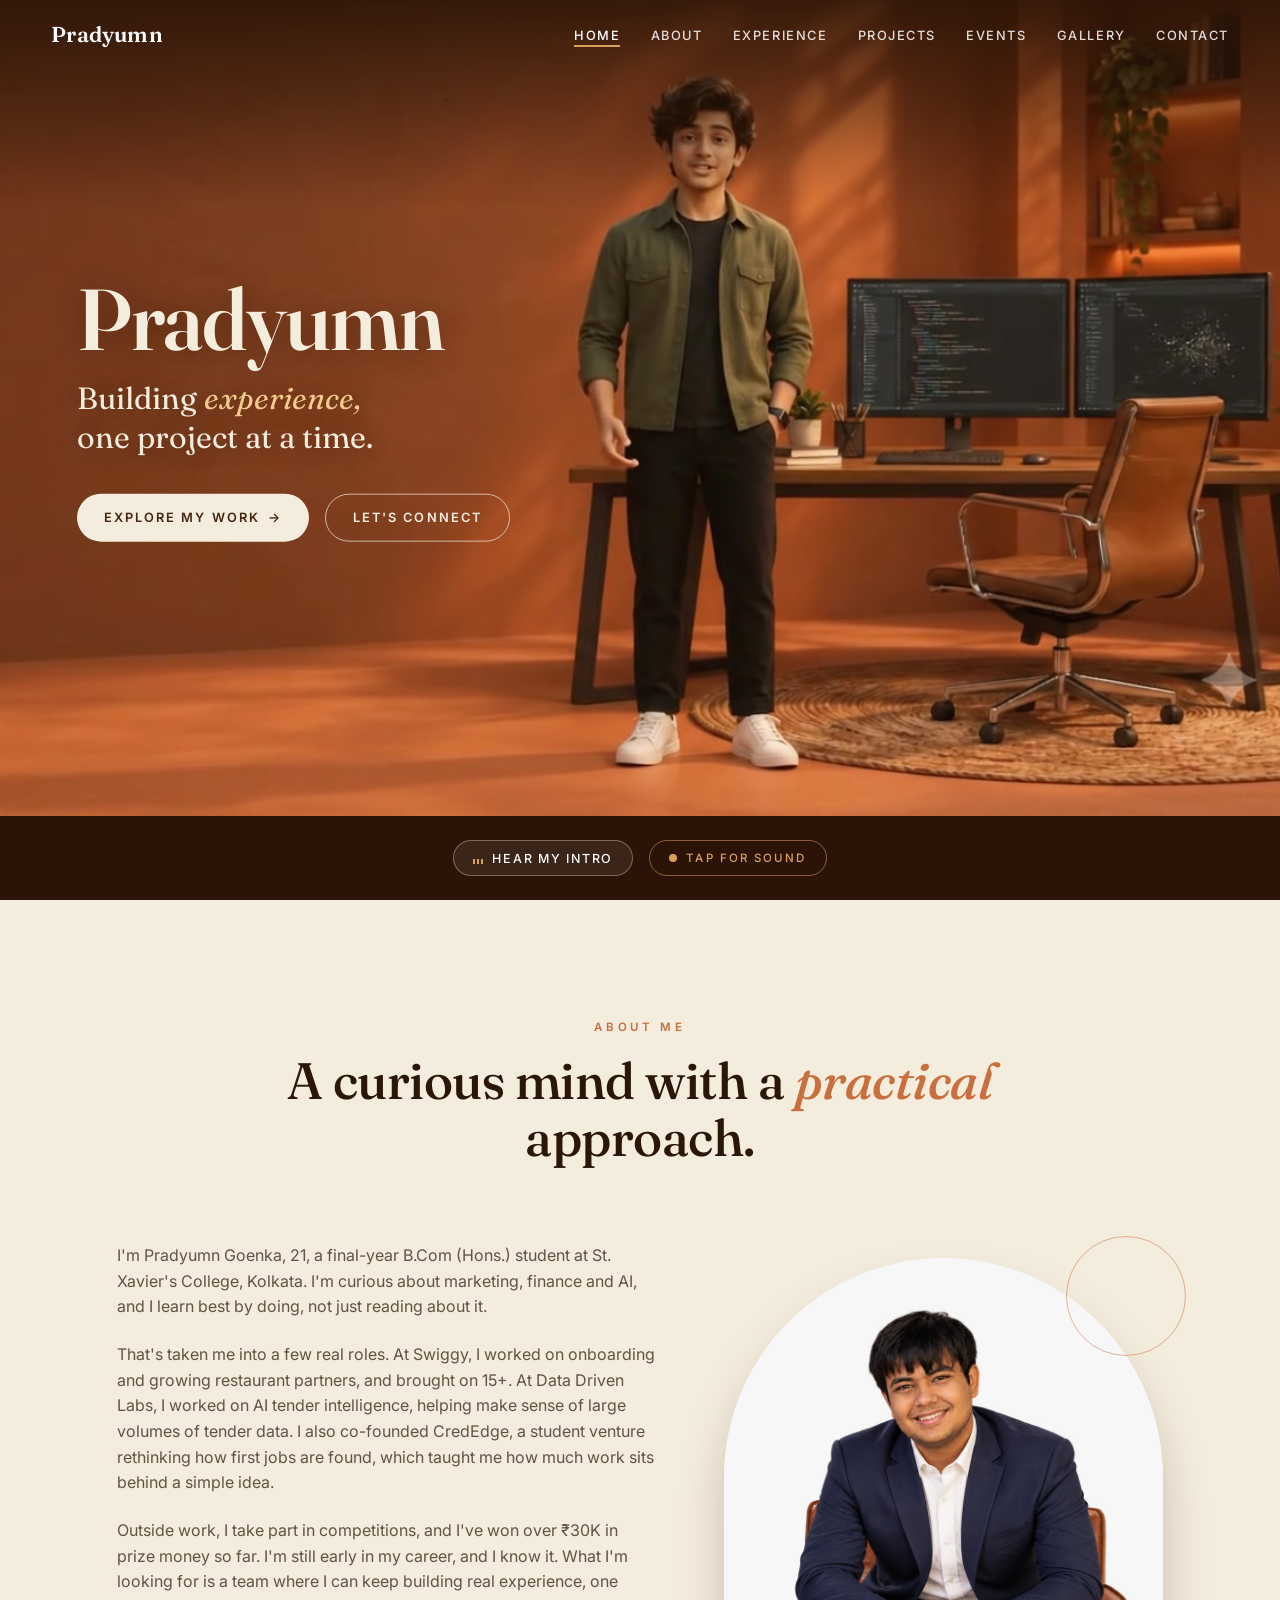
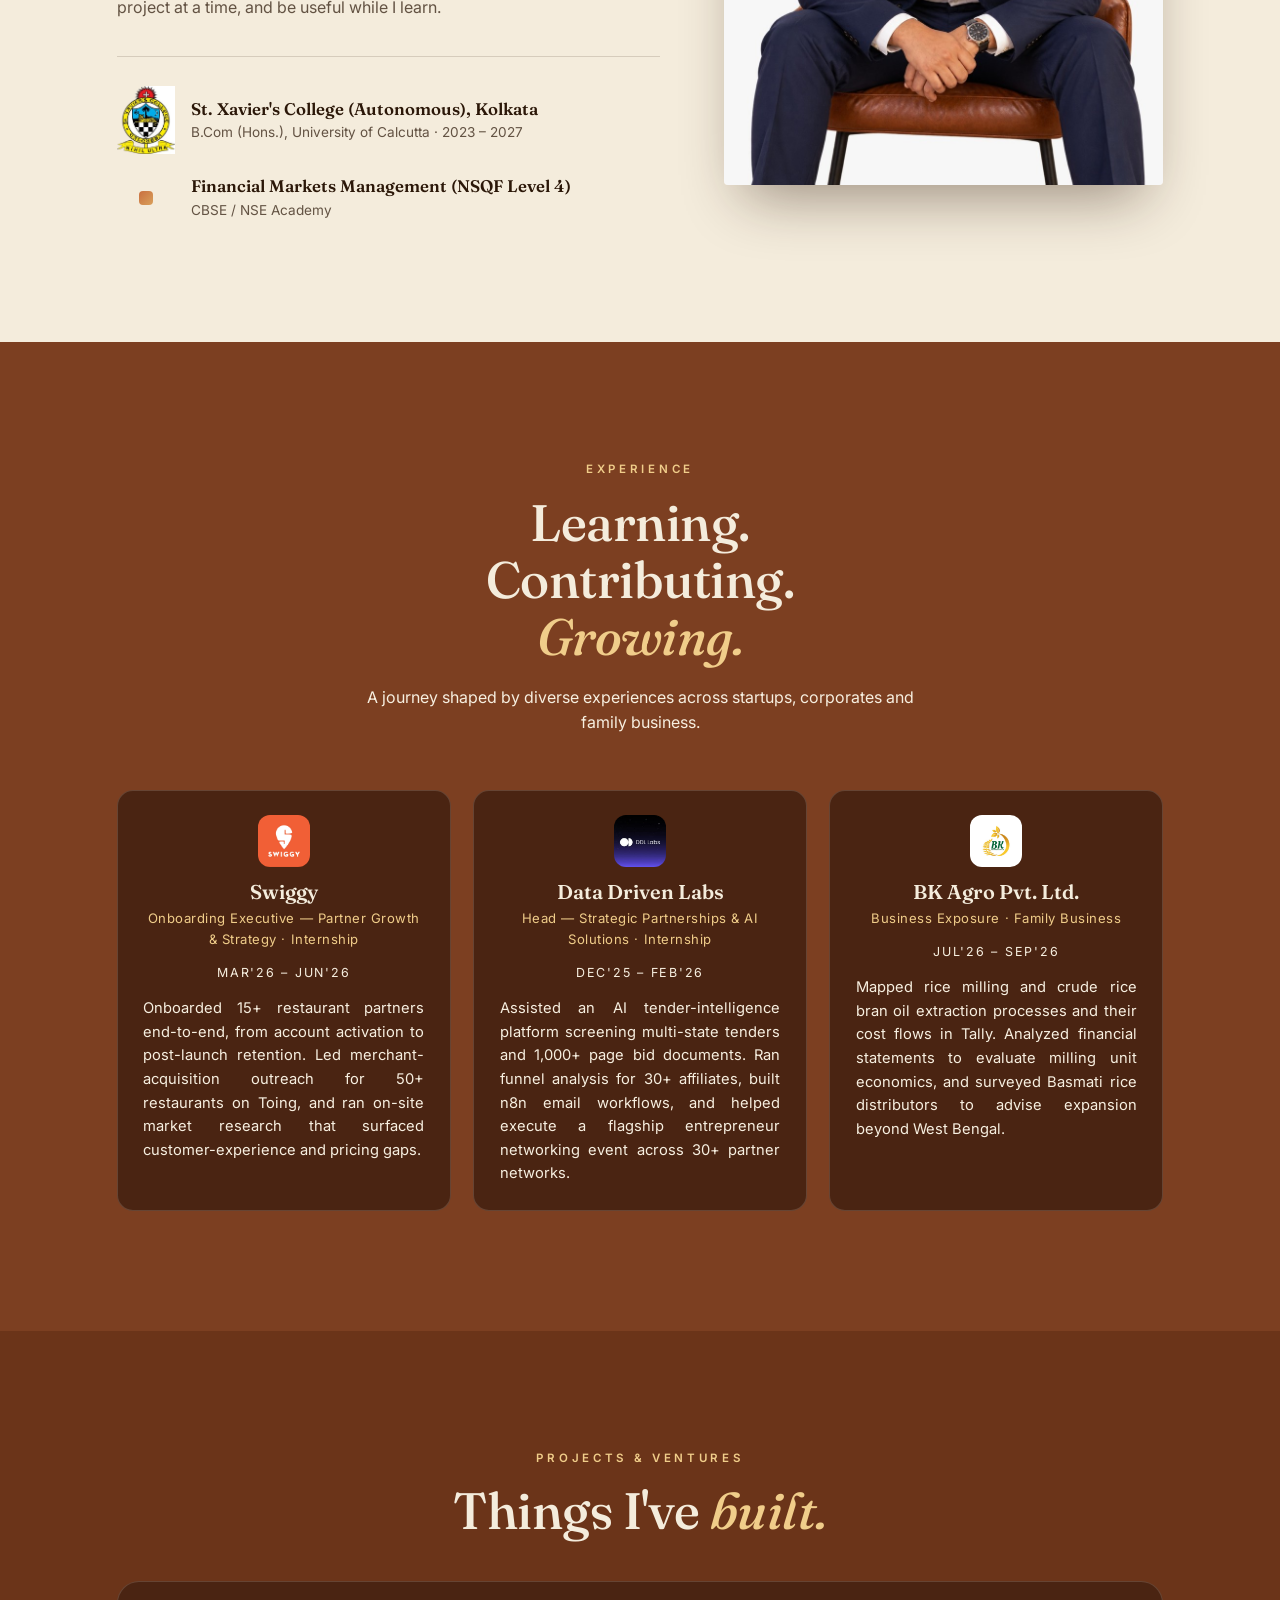
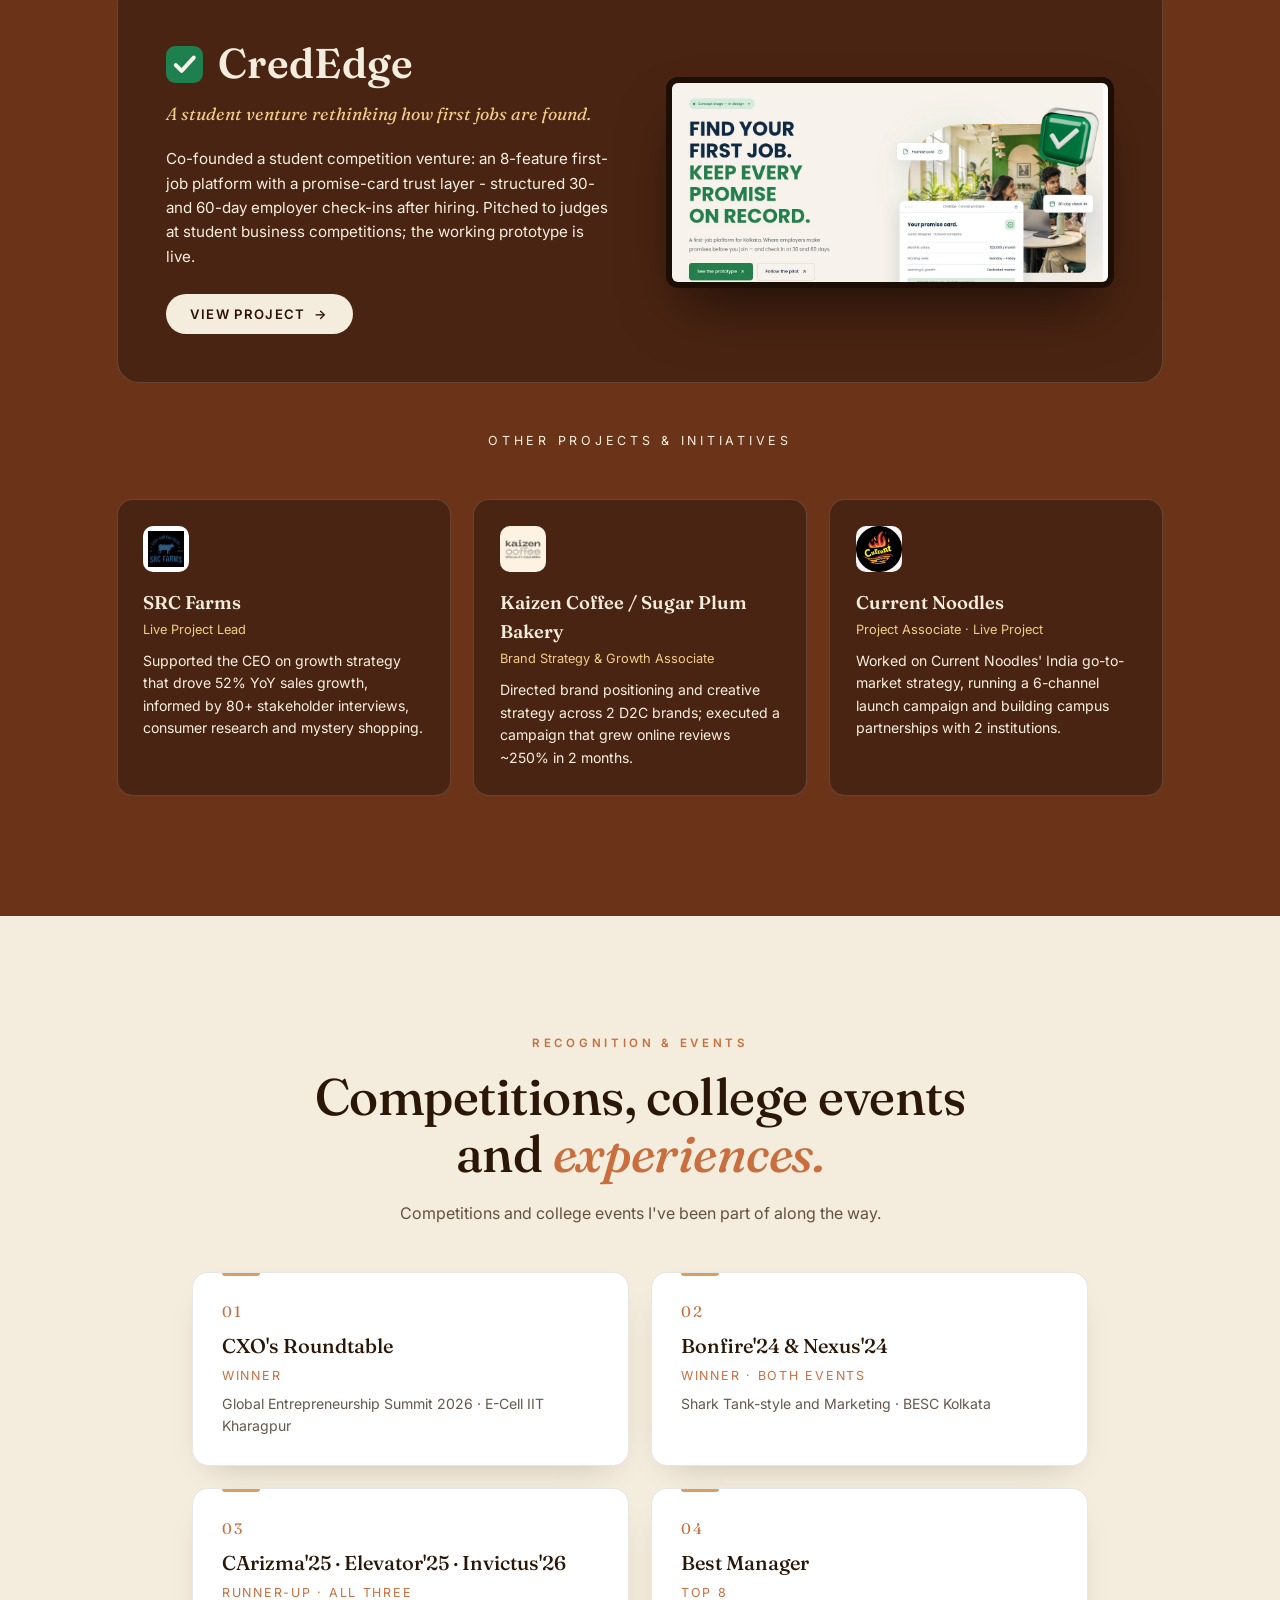
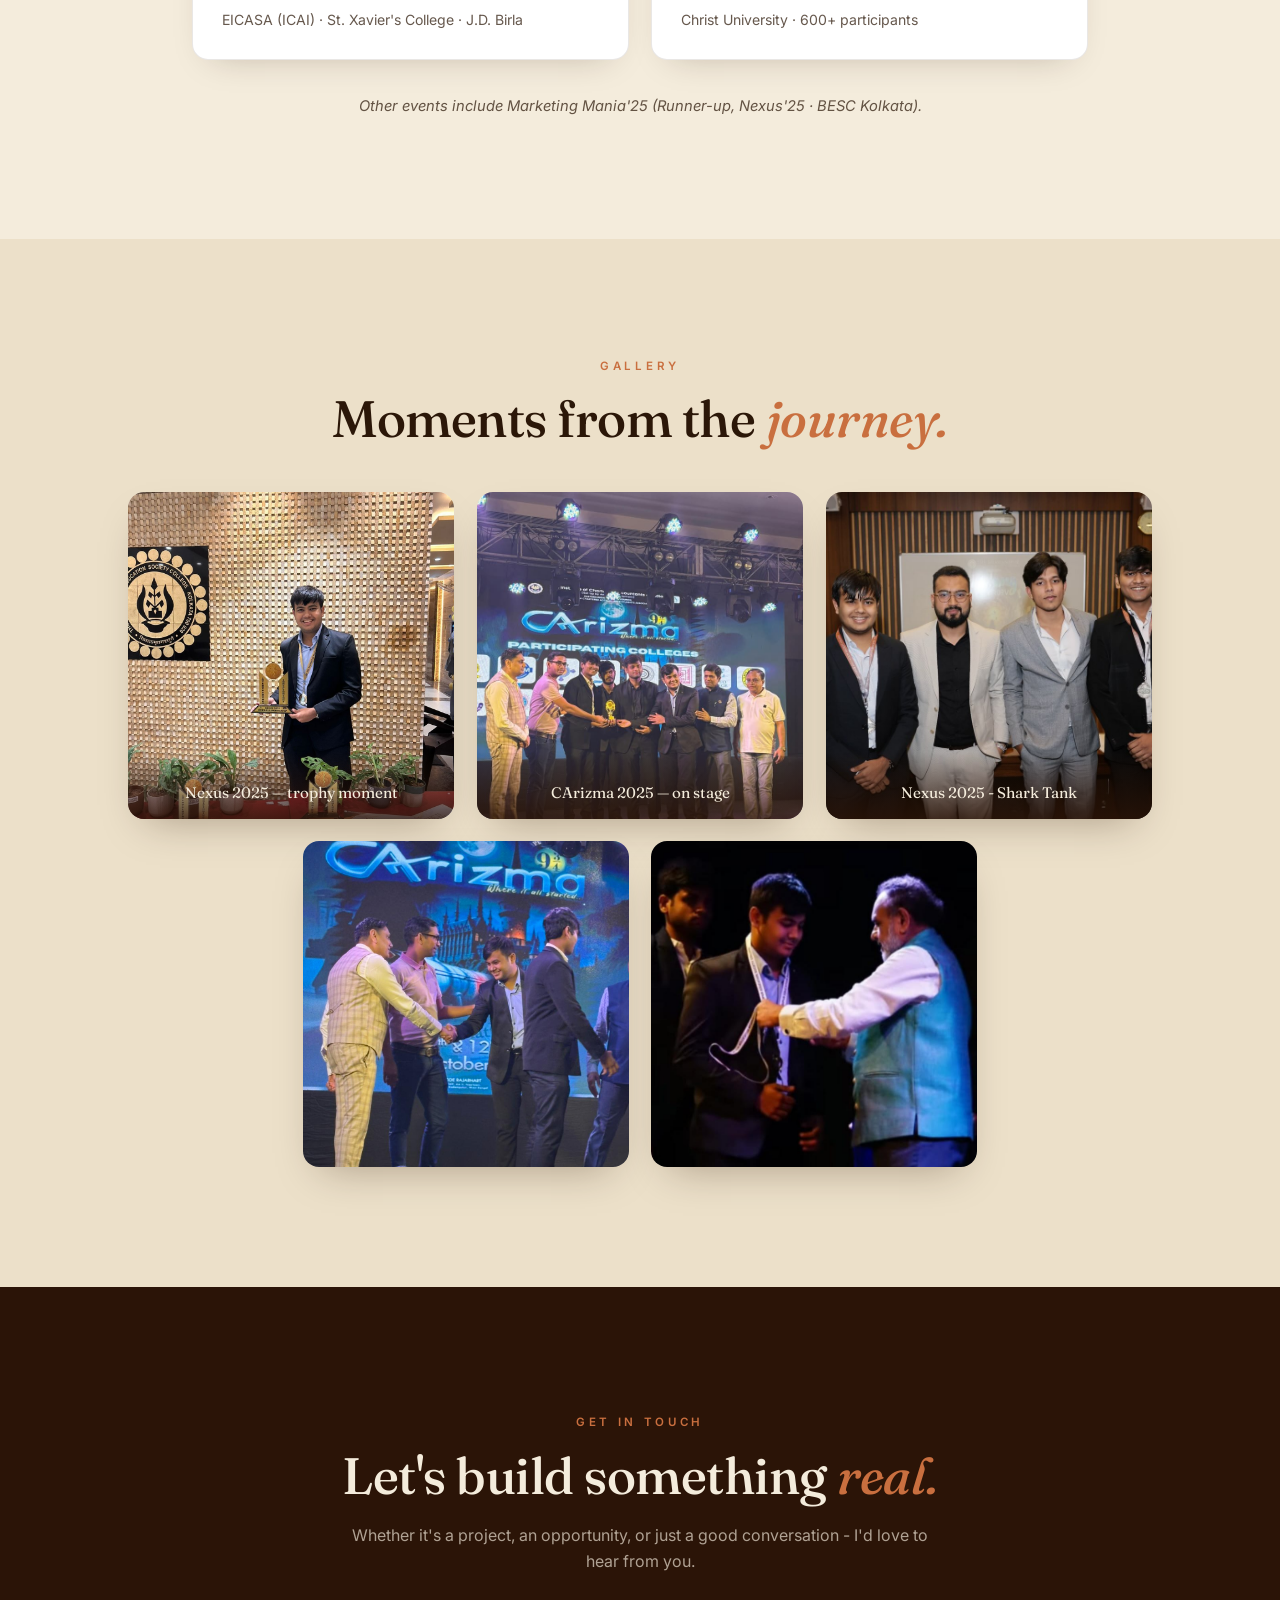
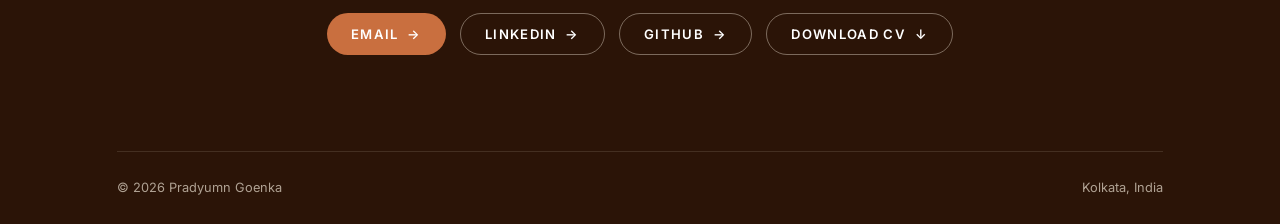
<file: index.html>
<!DOCTYPE html>
<html lang="en">
<head>
<meta charset="UTF-8">
<meta name="viewport" content="width=device-width, initial-scale=1.0">
<title>Pradyumn Goenka — Building experience, one project at a time</title>
<meta name="description" content="Pradyumn Goenka — final-year B.Com (Hons.) student at St. Xavier's College, Kolkata. Marketing, finance and AI through real-world projects and experiences.">
<link rel="preconnect" href="https://fonts.googleapis.com">
<link rel="preconnect" href="https://fonts.gstatic.com" crossorigin>
<link href="https://fonts.googleapis.com/css2?family=Fraunces:ital,opsz,wght@0,9..144,400;0,9..144,500;0,9..144,600;1,9..144,400;1,9..144,500;1,9..144,600&family=Inter:wght@400;500;600&display=swap" rel="stylesheet">
<link rel="stylesheet" href="styles.css?v=33">
</head>
<body>

<nav id="nav">
  <a class="brand" href="#hero">Pradyumn</a>
  <button id="burger" aria-label="Menu">☰</button>
  <ul id="navlinks">
    <li><a href="#hero" class="act">Home</a></li>
    <li><a href="#about">About</a></li>
    <li><a href="#experience">Experience</a></li>
    <li><a href="#projects">Projects</a></li>
    <li><a href="#events">Events</a></li>
    <li><a href="#gallery">Gallery</a></li>
    <li><a href="#contact">Contact</a></li>
  </ul>
</nav>

<section id="hero">
  <video id="heroVid" autoplay muted loop playsinline poster="assets/hero-video-poster.jpg?v=2" src="assets/hero-video.mp4?v=4"></video>
  <div class="veil"></div>
  <div class="hero-copy">
    <h1 class="hc-name">Pradyumn</h1>
    <p class="hc-tag">Building <em>experience,</em><br> one project at a time.</p>
    <div class="hc-cta">
      <a class="hc-btn solid" href="#about">Explore my work <span aria-hidden="true">&rarr;</span></a>
      <a class="hc-btn ghost" href="#contact">Let's connect</a>
    </div>
  </div>
  <div class="hero-bar">
    <button id="introBtn" type="button"><span class="eq"><i></i><i></i><i></i></span><span id="introTxt">Hear my intro</span></button>
    <button id="sndCue" type="button"><span class="pulse"></span><span>Tap for sound</span></button>
  </div>
</section>

<section id="about">
  <div class="wrap">
    <div class="shead">
      <div class="label rv">About me</div>
      <h2 class="h2 rv">A curious mind with a <em>practical</em> approach.</h2>
    </div>
    <div class="about-grid">
    <div class="about-txt">
      <p class="rv">I'm Pradyumn Goenka, 21, a final-year B.Com (Hons.) student at St. Xavier's College, Kolkata. I'm curious about marketing, finance and AI, and I learn best by doing, not just reading about it.</p>
      <p class="rv">That's taken me into a few real roles. At Swiggy, I worked on onboarding and growing restaurant partners, and brought on 15+. At Data Driven Labs, I worked on AI tender intelligence, helping make sense of large volumes of tender data. I also co-founded CredEdge, a student venture rethinking how first jobs are found, which taught me how much work sits behind a simple idea.</p>
      <p class="rv">Outside work, I take part in competitions, and I've won over ₹30K in prize money so far. I'm still early in my career, and I know it. What I'm looking for is a team where I can keep building real experience, one project at a time, and be useful while I learn.</p>
      <div class="about-edu rv">
        <img src="assets/logo-sxc.png?v=7" alt="St. Xavier's College crest">
        <div>
          <div class="t1">St. Xavier's College (Autonomous), Kolkata</div>
          <div class="t2">B.Com (Hons.), University of Calcutta &middot; 2023 – 2027</div>
        </div>
      </div>
      <div class="about-edu cert rv">
        <span class="cert-badge" aria-hidden="true"></span>
        <div>
          <div class="t1">Financial Markets Management (NSQF Level 4)</div>
          <div class="t2">CBSE / NSE Academy</div>
        </div>
      </div>
    </div>
    <div class="about-ph rv">
      <div class="ring"></div>
      <div class="arch"><img src="assets/portrait-suit.jpg" alt="Pradyumn Goenka"></div>
    </div>
    </div>
  </div>
</section>

<section id="experience">
  <div class="wrap">
    <div class="shead">
      <div class="label rv">Experience</div>
      <h2 class="h2 rv">Learning.<br>Contributing.<br><em>Growing.</em></h2>
      <p class="shead-sub rv">A journey shaped by diverse experiences across startups, corporates and family business.</p>
    </div>
    <div class="tl">
      <div class="xp-card rv">
        <div class="xp-top">
          <div class="xp-logo fill"><img src="assets/logo-swiggy.png?v=7" alt="Swiggy logo"></div>
          <div><div class="xp-co">Swiggy</div><div class="xp-role">Onboarding Executive — Partner Growth &amp; Strategy · Internship</div></div>
          <div class="xp-dates">Mar'26 – Jun'26</div>
        </div>
        <p class="xp-desc">Onboarded 15+ restaurant partners end-to-end, from account activation to post-launch retention. Led merchant-acquisition outreach for 50+ restaurants on Toing, and ran on-site market research that surfaced customer-experience and pricing gaps.</p>
      </div>
      <div class="xp-card rv">
        <div class="xp-top">
          <div class="xp-logo fill"><img src="assets/logo-ddl.png?v=7" alt="Data Driven Labs logo"></div>
          <div><div class="xp-co">Data Driven Labs</div><div class="xp-role">Head — Strategic Partnerships &amp; AI Solutions · Internship</div></div>
          <div class="xp-dates">Dec'25 – Feb'26</div>
        </div>
        <p class="xp-desc">Assisted an AI tender-intelligence platform screening multi-state tenders and 1,000+ page bid documents. Ran funnel analysis for 30+ affiliates, built n8n email workflows, and helped execute a flagship entrepreneur networking event across 30+ partner networks.</p>
      </div>
      <div class="xp-card rv">
        <div class="xp-top">
          <div class="xp-logo"><img src="assets/logo-bkagro.png?v=7" alt="BK Agro Products logo"></div>
          <div><div class="xp-co">BK Agro Pvt. Ltd.</div><div class="xp-role">Business Exposure · Family Business</div></div>
          <div class="xp-dates">Jul'26 – Sep'26</div>
        </div>
        <p class="xp-desc">Mapped rice milling and crude rice bran oil extraction processes and their cost flows in Tally. Analyzed financial statements to evaluate milling unit economics, and surveyed Basmati rice distributors to advise expansion beyond West Bengal.</p>
      </div>
    </div>
  </div>
</section>

<section id="projects">
  <div class="wrap">
    <div class="shead">
      <div class="label rv">Projects &amp; Ventures</div>
      <h2 class="h2 rv">Things I've <em>built.</em></h2>
    </div>
    <div class="ce-card rv">
      <div>
        <div class="ce-name"><img src="assets/logo-crededge.svg?v=7" alt="" style="display:inline-block;width:.9em;vertical-align:-.12em;margin-right:.35em">CredEdge</div>
        <div class="ce-tag">A student venture rethinking how first jobs are found.</div>
        <p class="ce-desc">Co-founded a student competition venture: an 8-feature first-job platform with a promise-card trust layer - structured 30- and 60-day employer check-ins after hiring. Pitched to judges at student business competitions; the working prototype is live.</p>
        <a class="btn" href="https://crededge-firstjob.lovable.app" target="_blank" rel="noopener">View project <span>→</span></a>
      </div>
      <div class="laptop"><div class="scr"><img src="assets/crededge-shot.jpg" alt="CredEdge platform prototype" loading="lazy"></div></div>
    </div>
    <p class="op-t rv">Other projects &amp; initiatives</p>
    <div class="op-row">
      <div class="op-card rv">
        <div class="op-logo"><img src="assets/logo-srcfarms.png?v=7" alt="SRC Farms logo"></div>
        <div class="op-co">SRC Farms</div>
        <div class="op-role">Live Project Lead</div>
        <p class="op-desc">Supported the CEO on growth strategy that drove 52% YoY sales growth, informed by 80+ stakeholder interviews, consumer research and mystery shopping.</p>
      </div>
      <div class="op-card rv">
        <div class="op-logo fill"><img src="assets/logo-kaizen.png?v=7" alt="Kaizen Coffee logo"></div>
        <div class="op-co">Kaizen Coffee / Sugar Plum Bakery</div>
        <div class="op-role">Brand Strategy &amp; Growth Associate</div>
        <p class="op-desc">Directed brand positioning and creative strategy across 2 D2C brands; executed a campaign that grew online reviews ~250% in 2 months.</p>
      </div>
      <div class="op-card rv">
        <div class="op-logo fill"><img src="assets/logo-current.png?v=7" alt="Current Noodles logo"></div>
        <div class="op-co">Current Noodles</div>
        <div class="op-role">Project Associate · Live Project</div>
        <p class="op-desc">Worked on Current Noodles' India go-to-market strategy, running a 6-channel launch campaign and building campus partnerships with 2 institutions.</p>
      </div>
    </div>
  </div>
</section>

<section id="events">
  <div class="wrap">
    <div class="shead">
      <div class="label rv">Recognition &amp; Events</div>
      <h2 class="h2 rv">Competitions, college events and <em>experiences.</em></h2>
      <p class="shead-sub cr rv">Competitions and college events I've been part of along the way.</p>
    </div>
    <div class="ev-grid rv">
      <div class="ev-card">
        <div class="ev-num">01</div>
        <div class="ev-name">CXO's Roundtable</div>
        <div class="ev-out">Winner</div>
        <div class="ev-ctx">Global Entrepreneurship Summit 2026 &middot; E-Cell IIT Kharagpur</div>
      </div>
      <div class="ev-card">
        <div class="ev-num">02</div>
        <div class="ev-name">Bonfire'24 &amp; Nexus'24</div>
        <div class="ev-out">Winner &middot; both events</div>
        <div class="ev-ctx">Shark Tank-style and Marketing &middot; BESC Kolkata</div>
      </div>
      <div class="ev-card">
        <div class="ev-num">03</div>
        <div class="ev-name">CArizma'25 &middot; Elevator'25 &middot; Invictus'26</div>
        <div class="ev-out">Runner-up &middot; all three</div>
        <div class="ev-ctx">EICASA (ICAI) &middot; St. Xavier's College &middot; J.D. Birla</div>
      </div>
      <div class="ev-card">
        <div class="ev-num">04</div>
        <div class="ev-name">Best Manager</div>
        <div class="ev-out">Top 8</div>
        <div class="ev-ctx">Christ University &middot; 600+ participants</div>
      </div>
    </div>
    <div class="ev-more rv">Other events include Marketing Mania'25 (Runner-up, Nexus'25 &middot; BESC Kolkata).</div>
  </div>
</section>

<section id="gallery">
  <div class="wrap">
    <div class="shead">
      <div class="label rv">Gallery</div>
      <h2 class="h2 rv">Moments from the <em>journey.</em></h2>
    </div>
    <div class="gal-grid rv">
      <figure class="gal-tile"><img src="assets/nexus-2025.jpg" alt="Receiving the Nexus 2025 trophy" loading="lazy"><figcaption>Nexus 2025 &mdash; trophy moment</figcaption></figure>
      <figure class="gal-tile"><img src="assets/carizma-stage.jpg" alt="On stage at CArizma 2025" loading="lazy"><figcaption>CArizma 2025 &mdash; on stage</figcaption></figure>
      <figure class="gal-tile"><img src="assets/nexus-sharktank-25.jpg" alt="Nexus 2025 - Shark Tank" loading="lazy"><figcaption>Nexus 2025 - Shark Tank</figcaption></figure>
      <figure class="gal-tile"><img src="assets/carizma-handshake.jpg" alt="Handshake on the CArizma stage" loading="lazy"></figure>
      <figure class="gal-tile"><img src="assets/medal-ceremony.jpg" alt="Medal ceremony on stage" loading="lazy"></figure>
    </div>
  </div>
</section>

<section id="contact">
  <div class="wrap">
    <div class="shead">
      <div class="label rv">Get in touch</div>
      <h2 class="h2 rv">Let's build something <em>real.</em></h2>
      <p class="shead-sub rv">Whether it's a project, an opportunity, or just a good conversation - I'd love to hear from you.</p>
    </div>
    <div class="ct-btns rv">
        <a class="btn" href="mailto:pradyumngoenka2005@gmail.com">Email <span>→</span></a>
        <a class="btn ghost" href="https://www.linkedin.com/in/pradyumn-goenka-026631230/" target="_blank" rel="noopener">LinkedIn <span>→</span></a>
        <a class="btn ghost" href="https://github.com/pradyumngoenka" target="_blank" rel="noopener">GitHub <span>→</span></a>
        <a class="btn ghost" href="Pradyumn_Goenka_CV.pdf?v=15" target="_blank" rel="noopener">Download CV <span>↓</span></a>
    </div>
  </div>
  <div class="wrap"><footer>
    <span>© 2026 Pradyumn Goenka</span>
    <span>Kolkata, India</span>
  </footer></div>
</section>

<script>
const nav=document.getElementById('nav'),burger=document.getElementById('burger'),links=document.getElementById('navlinks');
addEventListener('scroll',()=>nav.classList.toggle('solid',scrollY>40),{passive:true});
burger.onclick=()=>links.classList.toggle('open');
links.querySelectorAll('a').forEach(a=>a.onclick=()=>links.classList.remove('open'));
const secs=[...document.querySelectorAll('section[id]')];
const navA=[...links.querySelectorAll('a')];
const spy=new IntersectionObserver(es=>{es.forEach(e=>{if(e.isIntersecting){navA.forEach(a=>a.classList.toggle('act',a.getAttribute('href')==='#'+e.target.id))}})},{rootMargin:'-45% 0px -50% 0px'});
secs.forEach(s=>spy.observe(s));
const io=new IntersectionObserver(es=>{es.forEach(e=>{if(e.isIntersecting){e.target.classList.add('in');io.unobserve(e.target)}})},{threshold:.12});
document.querySelectorAll('.rv').forEach(el=>io.observe(el));
const heroEl=document.getElementById('hero'),vid=document.getElementById('heroVid'),btn=document.getElementById('introBtn'),txt=document.getElementById('introTxt'),cue=document.getElementById('sndCue');
let intro=false,armed=!sessionStorage.getItem('sndUsed');
if(armed)cue.classList.add('on');
function startIntro(){intro=true;armed=false;sessionStorage.setItem('sndUsed','1');heroEl.classList.add('playing');cue.classList.remove('on');vid.loop=false;vid.muted=false;vid.currentTime=0;vid.play().catch(()=>{});btn.classList.add('playing');txt.textContent='Stop intro'}
function toIdle(){intro=false;heroEl.classList.remove('playing');vid.muted=true;vid.loop=true;vid.currentTime=0;vid.play().catch(()=>{});btn.classList.remove('playing');txt.textContent='Hear my intro'}
btn.onclick=()=>{intro?toIdle():startIntro()};
cue.onclick=e=>{e.stopPropagation();startIntro()};
heroEl.addEventListener('pointerdown',e=>{if(!armed||intro)return;if(e.target.closest('a,button'))return;startIntro()});
heroEl.addEventListener('wheel',()=>{if(armed&&!intro)startIntro()},{passive:true});
vid.onended=()=>{if(intro)toIdle()};
</script>
</body>
</html>
</file>
<file: styles.css>
:root{
  --cream:#f4ecdc; --cream2:#ece0c9; --brown:#462511; --brown2:#3a1d0d; --deep:#2b1407;
  --ink:#2b1708; --terra:#c96f3f; --terra2:#b25c2e; --gold:#d9a05b;
  --rust:#7c3f21; --rust2:#6b3419;
  --on-brown:#f4ecdc; --on-brown-mut:rgba(244,236,220,.66); --on-cream-mut:rgba(43,23,8,.72);
  --serif:"Fraunces",Georgia,serif; --sans:"Inter",system-ui,sans-serif;
}
*{margin:0;padding:0;box-sizing:border-box}
html{scroll-behavior:smooth}
body{font-family:var(--sans);background:var(--cream);color:var(--ink);line-height:1.6;overflow-x:hidden}
section{scroll-margin-top:64px}
::selection{background:rgba(201,111,63,.85);color:#fff}
a:focus-visible,button:focus-visible{outline:2px solid var(--gold);outline-offset:3px;border-radius:4px}
img{max-width:100%;display:block}
a{color:inherit;text-decoration:none}
.wrap{max-width:1200px;margin:0 auto;padding:0 6vw}
.label{font:600 .72rem var(--sans);letter-spacing:.32em;text-transform:uppercase;color:var(--terra);margin-bottom:1.1rem}
.h2{font-family:var(--serif);font-weight:500;font-size:clamp(2rem,4.2vw,3.2rem);line-height:1.12;letter-spacing:-.01em}
.h2 em{font-style:italic;color:var(--terra)}
.shead{text-align:center;max-width:46rem;margin:0 auto}
.shead-sub{margin:1.2rem auto 0;max-width:36rem;color:var(--on-brown-mut)}
.shead-sub.cr{color:var(--on-cream-mut)}
.rv{opacity:0;transform:translateY(26px);transition:opacity .8s ease,transform .8s ease}
.rv.in{opacity:1;transform:none}

/* ---------- nav ---------- */
#nav{position:fixed;inset:0 0 auto 0;z-index:50;display:flex;align-items:center;justify-content:space-between;
  padding:1.1rem 4vw;transition:background .35s,box-shadow .35s,padding .35s;color:#fff}
#nav.solid{background:rgba(43,20,7,.94);padding:.7rem 4vw;box-shadow:0 1px 0 rgba(244,236,220,.08)}
#nav .brand{font-family:var(--serif);font-size:1.35rem;font-weight:600;letter-spacing:.01em}
#nav ul{display:flex;gap:1.9rem;list-style:none}
#nav ul a{font-size:.8rem;font-weight:500;letter-spacing:.12em;text-transform:uppercase;opacity:.85;position:relative;padding:.25rem 0}
#nav ul a::after{content:"";position:absolute;left:0;bottom:0;height:2px;width:0;background:var(--gold);transition:width .3s}
#nav ul a:hover::after,#nav ul a.act::after{width:100%}
#nav ul a.act{opacity:1}
#burger{display:none;background:none;border:0;color:#fff;font-size:1.5rem;cursor:pointer}

/* ---------- hero ---------- */
#hero{position:relative;height:100svh;min-height:560px;overflow:hidden;background:#8a4a2a}
#hero video{position:absolute;top:0;left:0;width:100%;height:calc(100% - 84px);object-fit:cover;object-position:center center}
#hero .veil{position:absolute;top:0;left:0;right:0;bottom:84px;background:linear-gradient(180deg,rgba(43,20,7,.9),rgba(43,20,7,.45) 110px,rgba(43,20,7,0) 210px)}
.hero-copy{position:absolute;z-index:4;left:clamp(1.75rem,6vw,7rem);top:calc(50% - 42px);transform:translateY(-50%);max-width:34rem;color:var(--cream)}
.hc-name{font-family:var(--serif);font-weight:600;font-size:clamp(3.2rem,7vw,5.4rem);line-height:1.02;letter-spacing:-.015em;text-shadow:0 2px 30px rgba(43,20,7,.4)}
.hc-tag{font-family:var(--serif);font-size:clamp(1.45rem,2.4vw,2.1rem);line-height:1.25;margin-top:1rem;text-shadow:0 2px 24px rgba(43,20,7,.4)}
.hc-tag em{font-style:italic;color:#f2c98f}
.hc-cta{display:flex;gap:1rem;margin-top:2.4rem;flex-wrap:wrap}
.hc-btn{display:inline-flex;align-items:center;gap:.5rem;font:600 .8rem var(--sans);letter-spacing:.16em;text-transform:uppercase;text-decoration:none;padding:.95rem 1.7rem;border-radius:999px;transition:transform .25s,background .25s,color .25s;cursor:pointer}
.hc-btn.solid{background:var(--cream);color:var(--brown)}
.hc-btn.solid:hover{background:#fff}
.hc-btn.ghost{border:1px solid rgba(244,236,220,.7);color:var(--cream)}
.hc-btn.ghost:hover{background:rgba(244,236,220,.12)}
.hc-btn:hover{transform:translateY(-2px)}
@media(max-width:1100px){
  #hero{display:flex;flex-direction:column}
  #hero video{position:relative;top:auto;left:auto;height:auto;flex:1 1 auto;min-height:0;width:100%}
  #hero .veil{display:none}
  .hero-copy{position:static;transform:none;max-width:none;background:var(--deep);text-align:center;padding:1.35rem 1.25rem 1.5rem}
  .hc-name{font-size:clamp(2.3rem,9vw,3.2rem)}
  .hc-tag{font-size:clamp(1.15rem,4.6vw,1.5rem);margin-top:.55rem}
  .hc-tag br{display:none}
  .hc-cta{justify-content:center;margin-top:1.15rem;gap:.7rem}
  .hc-btn{padding:.75rem 1.15rem;font-size:.7rem}
  #hero .hero-bar{position:static;flex:none;height:76px}
}
.hero-bar{position:absolute;left:0;right:0;bottom:0;height:84px;background:var(--deep);display:flex;align-items:center;justify-content:center;gap:1rem;z-index:5}
#introBtn{display:inline-flex;align-items:center;gap:.6rem;
  background:rgba(244,236,220,.08);border:1px solid rgba(244,236,220,.35);color:#fff;border-radius:999px;
  padding:.6rem 1.15rem;font:500 .78rem var(--sans);letter-spacing:.14em;text-transform:uppercase;cursor:pointer;transition:background .3s}
#introBtn:hover{background:rgba(244,236,220,.16)}
#introBtn .eq{display:inline-flex;gap:2px;align-items:flex-end;height:12px}
#introBtn .eq i{width:2px;height:5px;background:var(--gold)}
#introBtn.playing .eq i{animation:eq .9s ease-in-out infinite}
#introBtn.playing .eq i:nth-child(2){animation-delay:.2s}#introBtn.playing .eq i:nth-child(3){animation-delay:.4s}
@keyframes eq{50%{height:12px}}

/* ---------- about ---------- */
#about{background:var(--cream);padding:7.5rem 0}
.about-grid{display:grid;grid-template-columns:1.05fr .85fr;gap:5vw;align-items:center;margin-top:3.4rem}
.about-txt p{color:var(--on-cream-mut);margin:1.4rem 0 0;max-width:34rem}
.about-edu{display:flex;gap:1rem;align-items:center;margin-top:2.2rem;padding-top:1.8rem;border-top:1px solid rgba(43,23,8,.15)}
.about-edu img{width:58px;height:auto}
.about-edu .t1{font-family:var(--serif);font-size:1.05rem;font-weight:600}
.about-edu .t2{font-size:.85rem;color:var(--on-cream-mut)}
.about-edu.cert{margin-top:1.2rem;padding-top:0;border-top:none}
.cert-badge{width:14px;height:14px;flex:none;margin:0 22px;border-radius:4px;background:linear-gradient(135deg,var(--terra),var(--gold))}
.about-ph{position:relative}
.about-ph .arch{border-radius:999px 999px 18px 18px;overflow:hidden;box-shadow:0 30px 60px -20px rgba(43,20,7,.45)}
.about-ph .ring{position:absolute;inset:-1.4rem -1.4rem auto auto;width:120px;height:120px;border:1px solid var(--terra);border-radius:50%;opacity:.5}

/* ---------- experience ---------- */
#experience{background:var(--rust);color:var(--on-brown);padding:7.5rem 0}
#experience,#projects{--on-brown-mut:#f7efe0;--gold:#f0cd8a}
#experience .label,#projects .label,#experience .h2 em,#projects .h2 em{color:#f0cd8a}
.tl{display:grid;grid-template-columns:repeat(3,1fr);gap:1.4rem;align-items:stretch;margin:3.4rem auto 0}
.xp-card{position:relative;background:#4a2412;border:1px solid rgba(244,236,220,.16);border-radius:16px;
  padding:1.5rem 1.6rem;display:flex;flex-direction:column;transition:transform .35s,background .35s,border-color .35s}
.xp-card:hover{transform:translateY(-4px);background:#542a14;border-color:rgba(240,205,138,.5)}
.xp-top{display:flex;flex-direction:column;align-items:center;text-align:center;gap:.55rem}
.xp-logo{width:52px;height:52px;border-radius:12px;background:#fff;display:flex;align-items:center;justify-content:center;overflow:hidden;flex:none}
.xp-logo img{width:40px;height:40px;object-fit:contain}
.xp-logo.mono{font-family:var(--serif);font-weight:600;font-size:1.05rem;color:#fff;background:linear-gradient(135deg,var(--terra),#8a4a2a)}
.xp-co{font-family:var(--serif);font-size:1.25rem;font-weight:600}
.xp-role{font-size:.82rem;color:var(--gold);letter-spacing:.04em}
.xp-dates{margin-top:.25rem;font-size:.78rem;letter-spacing:.14em;text-transform:uppercase;color:var(--on-brown-mut);white-space:nowrap}
.xp-desc{margin-top:.9rem;font-size:.92rem;color:var(--on-brown-mut);flex:1;text-align:justify;-webkit-hyphens:auto;-ms-hyphens:auto;hyphens:auto;overflow-wrap:break-word}

/* ---------- projects ---------- */
#projects{background:var(--rust2);color:var(--on-brown);padding:7.5rem 0}
.ce-card{display:grid;grid-template-columns:1fr 1fr;gap:4vw;align-items:center;background:#4a2412;
  border:1px solid rgba(244,236,220,.16);border-radius:22px;padding:3rem;margin-top:2.6rem}
.ce-name{font-family:var(--serif);font-size:2.6rem;font-weight:600;letter-spacing:.01em}
.ce-tag{font-style:italic;font-family:var(--serif);color:var(--gold);font-size:1.1rem;margin-top:.2rem}
.ce-desc{color:var(--on-brown-mut);margin:1.2rem 0 1.6rem;font-size:.95rem}
.btn{display:inline-flex;align-items:center;gap:.55rem;background:var(--terra);color:#fff;border-radius:999px;
  padding:.75rem 1.5rem;font:600 .82rem var(--sans);letter-spacing:.1em;text-transform:uppercase;transition:background .3s,transform .3s}
.btn:hover{background:var(--terra2);transform:translateY(-2px)}
#projects .btn{background:var(--cream);color:var(--deep)}
#projects .btn:hover{background:#fff;transform:translateY(-2px)}
.btn.ghost{background:transparent;border:1px solid rgba(244,236,220,.4)}
.btn.ghost:hover{background:rgba(244,236,220,.1)}
.laptop{position:relative}
.laptop .scr{border-radius:12px;overflow:hidden;border:6px solid #1c0e05;box-shadow:0 30px 60px -18px rgba(0,0,0,.6)}
.laptop img{width:100%;height:auto}
.op-row{display:grid;grid-template-columns:repeat(3,1fr);gap:1.4rem;margin-top:3rem}
.op-t{font-size:.78rem;letter-spacing:.3em;text-transform:uppercase;color:var(--on-brown-mut);margin:3rem 0 0;text-align:center}
.op-card{background:#4a2412;border:1px solid rgba(244,236,220,.16);border-radius:16px;padding:1.6rem;transition:transform .35s,border-color .35s;display:flex;flex-direction:column;height:100%}
.op-card:hover{transform:translateY(-5px);border-color:rgba(240,205,138,.5)}
.op-logo{width:46px;height:46px;border-radius:10px;background:#fff;display:flex;align-items:center;justify-content:center;overflow:hidden;margin-bottom:1rem}
.op-logo img{width:36px;height:36px;object-fit:contain}
.op-logo.mono{font-family:var(--serif);font-weight:600;color:#fff;background:linear-gradient(135deg,var(--terra),#8a4a2a)}
.op-co{font-family:var(--serif);font-size:1.15rem;font-weight:600}
.op-role{font-size:.8rem;color:var(--gold);margin:.15rem 0 .6rem}
.op-desc{font-size:.88rem;color:var(--on-brown-mut);flex:1}

/* ---------- events ---------- */
#events{background:var(--cream);padding:7.5rem 0}
.ev-grid{display:grid;grid-template-columns:1fr 1fr;gap:1.4rem;max-width:56rem;margin:2.8rem auto 0}
.ev-card{position:relative;background:#fff;border:1px solid rgba(43,23,8,.1);border-radius:16px;padding:1.7rem 1.8rem;box-shadow:0 14px 34px -20px rgba(43,20,7,.28);transition:transform .35s,border-color .35s,box-shadow .35s}
.ev-card::before{content:"";position:absolute;left:1.8rem;top:0;width:2.4rem;height:3px;background:var(--gold);border-radius:0 0 3px 3px}
.ev-card:hover{transform:translateY(-4px);border-color:rgba(201,111,63,.4);box-shadow:0 22px 44px -20px rgba(43,20,7,.34)}
.ev-num{font-family:var(--serif);font-size:.95rem;color:var(--terra);letter-spacing:.12em;margin-bottom:.55rem}
.ev-name{font-family:var(--serif);font-weight:500;font-size:1.25rem;line-height:1.3}
.ev-out{margin-top:.45rem;font-size:.78rem;letter-spacing:.14em;text-transform:uppercase;color:var(--terra)}
.ev-ctx{margin-top:.4rem;font-size:.88rem;color:var(--on-cream-mut)}
.ev-more{margin:2.2rem auto 0;max-width:56rem;text-align:center;font-size:.92rem;font-style:italic;color:var(--on-cream-mut)}

/* ---------- gallery ---------- */
#gallery{background:var(--cream2);padding:7.5rem 0}
.gal-grid{display:flex;flex-wrap:wrap;justify-content:center;gap:1.4rem;max-width:64rem;margin:2.8rem auto 0}
.gal-tile{position:relative;border-radius:16px;overflow:hidden;margin:0;background:var(--cream);box-shadow:0 18px 40px -18px rgba(43,20,7,.35);transition:transform .35s,box-shadow .35s;flex:0 1 calc(33.333% - .94rem)}
.gal-tile:hover{transform:translateY(-4px);box-shadow:0 26px 48px -18px rgba(43,20,7,.42)}
.gal-tile img{width:100%;aspect-ratio:1/1;object-fit:cover;object-position:center;display:block}
.gal-tile figcaption{position:absolute;left:0;right:0;bottom:0;padding:1.8rem 1rem .85rem;
  background:linear-gradient(180deg,transparent,rgba(43,20,7,.82));color:#f4ecdc;font-family:var(--serif);font-size:.95rem;text-align:center}


/* ---------- contact ---------- */
#contact{background:var(--deep);color:var(--on-brown);padding:8rem 0 0}
.ct-btns{display:flex;gap:.9rem;flex-wrap:wrap;justify-content:center;margin:2.4rem auto 6rem}
footer{border-top:1px solid rgba(244,236,220,.12);padding:1.6rem 0;display:flex;justify-content:space-between;gap:1rem;font-size:.8rem;color:var(--on-brown-mut)}

/* ---------- responsive ---------- */
@media(max-width:1100px){
  .about-grid,.ce-card{grid-template-columns:1fr}
  .op-row{grid-template-columns:1fr;max-width:46rem;margin-left:auto;margin-right:auto}
  .about-ph{max-width:420px;margin:2.5rem auto 0}
  .ce-card{padding:2rem}
}
@media(max-width:760px){
  .tl{grid-template-columns:1fr;max-width:34rem}
  .ev-grid{grid-template-columns:1fr;max-width:34rem}
  .gal-tile{flex-basis:calc(50% - .7rem)}
  .gal-tile figcaption{font-size:.82rem;padding:1.4rem .7rem .7rem}
}
@media(max-width:960px){
  #nav ul{position:fixed;top:0;left:0;width:100%;height:100vh;height:100svh;background:rgba(43,20,7,.97);flex-direction:column;align-items:center;
    justify-content:center;gap:2.2rem;transform:translateY(-100%);transition:transform .4s;margin:0}
  #nav ul.open{transform:none}
  #nav ul a{font-size:1.05rem}
  #burger{display:block;z-index:60}
  #nav{z-index:70}
}

.xp-logo.fill,.op-logo.fill{background:transparent}
.xp-logo.fill img,.op-logo.fill img{width:100%;height:100%;object-fit:cover}

/* tap-for-sound cue + intro playback mode */
#sndCue{display:none;align-items:center;gap:.6rem;background:transparent;border:1px solid rgba(217,160,91,.55);
  color:var(--gold);border-radius:999px;padding:.6rem 1.2rem;font:500 .72rem var(--sans);letter-spacing:.18em;text-transform:uppercase;cursor:pointer}
#sndCue.on{display:inline-flex}
#sndCue .pulse{width:8px;height:8px;border-radius:50%;background:var(--gold);animation:sndp 1.6s ease-out infinite}
@keyframes sndp{0%{box-shadow:0 0 0 0 rgba(217,160,91,.55)}100%{box-shadow:0 0 0 12px rgba(217,160,91,0)}}
</file>
